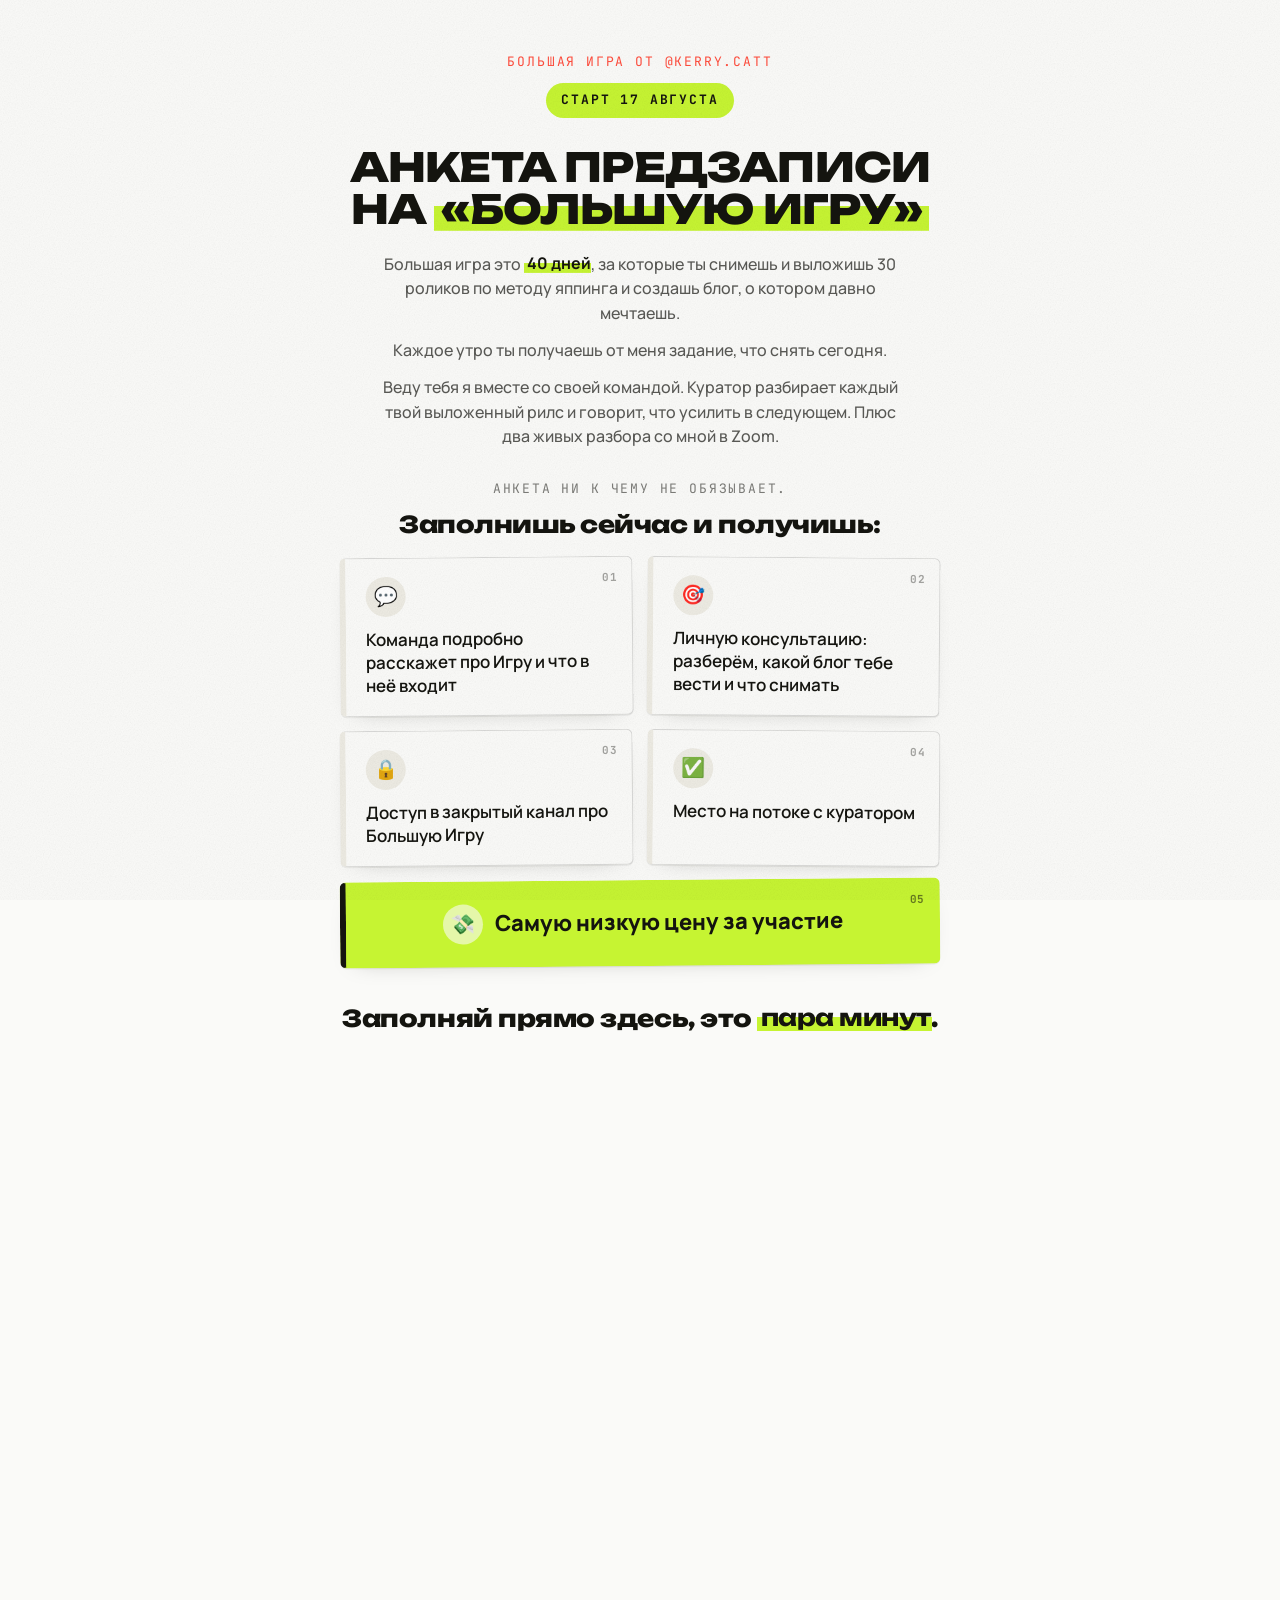
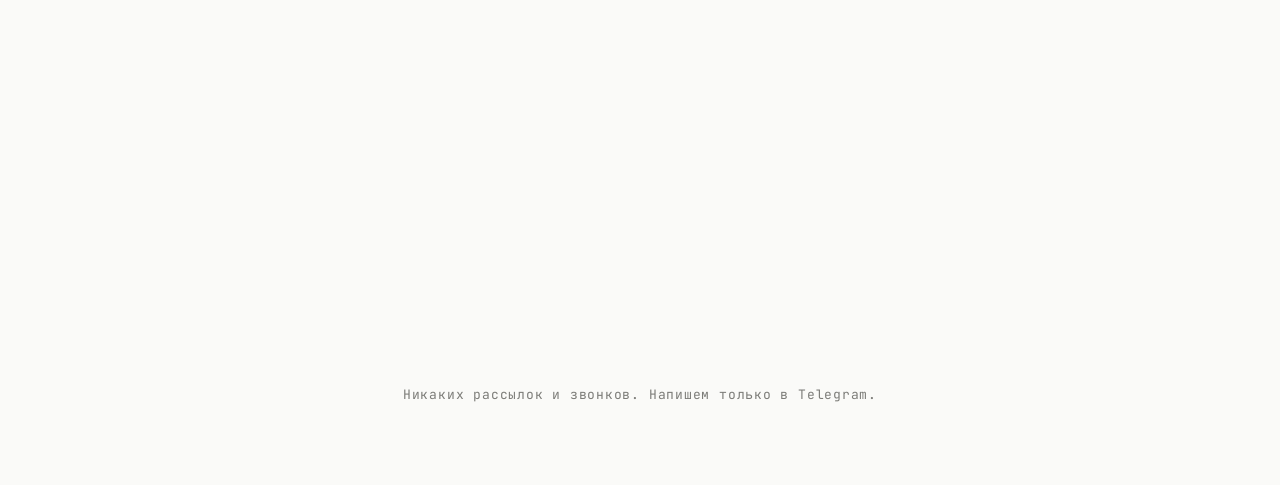
<file: anketa.html>
<!DOCTYPE html>
<html lang="ru">
<head>
<meta charset="utf-8" />
<meta name="viewport" content="width=device-width, initial-scale=1" />
<meta http-equiv="Cache-Control" content="no-store, no-cache, must-revalidate" />
<meta http-equiv="Pragma" content="no-cache" />
<title>Анкета предзаписи на Большую Игру</title>
<link rel="preconnect" href="https://fonts.googleapis.com">
<link rel="preconnect" href="https://fonts.gstatic.com" crossorigin>
<link rel="preconnect" href="https://kerrycatt.online">
<link rel="dns-prefetch" href="https://kerrycatt.online">
<link rel="stylesheet" href="https://fonts.googleapis.com/css2?family=Unbounded:wght@400;500;600;700;800;900&family=Manrope:wght@400;500;600;700;800&family=JetBrains+Mono:wght@400;500;600;700&family=Caveat:wght@500;600;700&display=swap">
<link rel="stylesheet" href="styles.css" />
<style>
  html, body { margin: 0; background: var(--paper); -webkit-text-size-adjust: 100%; text-size-adjust: 100%; }
  body { color: var(--ink); font-family: var(--font-body); }

  /* Одна колонка по центру, mobile-first */
  .wrap {
    max-width: 600px;
    margin: 0 auto;
    padding: clamp(28px, 7vw, 52px) var(--gutter) clamp(48px, 10vw, 80px);
    display: flex;
    flex-direction: column;
  }

  /* 1 · Надзаголовок */
  .eyebrow {
    margin: 0 0 10px;
    text-align: center;
    font-family: var(--font-mono);
    font-size: var(--fs-mono);
    letter-spacing: var(--ls-mono-wide);
    text-transform: uppercase;
    color: var(--coral);
  }

  /* Старт — отдельный акцентный бейдж */
  .pill {
    align-self: center;
    display: inline-flex;
    align-items: center;
    margin: 0 0 clamp(20px, 5vw, 28px);
    padding: 7px 15px;
    background: var(--lime);
    color: var(--ink);
    border-radius: var(--r-pill);
    font-family: var(--font-mono);
    font-weight: 700;
    font-size: var(--fs-mono);
    letter-spacing: var(--ls-mono-wide);
    text-transform: uppercase;
  }

  /* 2 · H1 */
  .h1 {
    margin: 0 0 clamp(16px, 3.5vw, 22px);
    text-align: center;
    font-family: var(--font-display);
    font-weight: var(--w-display);
    font-size: clamp(1.8rem, 7.2vw, 2.5rem);
    line-height: 1.05;
    letter-spacing: var(--ls-display);
    text-transform: uppercase;
    color: var(--ink);
    text-wrap: balance;
  }
  .h1 .line { display: block; }

  /* Лайм-маркер под словом — как HighlightMark в дизайн-системе */
  mark.mark {
    background: transparent;
    color: inherit;
    position: relative;
    display: inline;
    -webkit-box-decoration-break: clone;
    box-decoration-break: clone;
    padding: 0.02em 0.14em;
    background-image: linear-gradient(var(--marker), var(--marker));
    background-repeat: no-repeat;
    background-size: 100% 0.62em;
    background-position: 0 86%;
    transform: rotate(-0.6deg);
  }
  /* Акцент на ключевом слове в светлом тексте — контрастнее на лайме.
     Правый паддинг убран, иначе фон маркера отталкивает следующую запятую
     («40 дней ,»). Знак должен прижиматься к слову. */
  mark.mark.ac { color: var(--ink); font-weight: 700; padding-right: 0.04em; margin-right: -0.03em; }

  /* 3 · Оффер */
  .offer { margin: 0 0 clamp(22px, 5vw, 30px); }
  .offer p {
    margin: 0 auto 12px;
    text-align: center;
    max-width: 52ch;
    font-size: 1rem;       /* 16px — ведущий абзац оффера */
    line-height: 1.55;
    color: var(--ink-70);
    font-weight: 500;
  }
  .offer p:last-child { margin-bottom: 0; }

  /* 4/6 · Заголовки секций — display-шрифт, как на Разминке.
     Тихая моно-подпись сверху + громкий Unbounded-заголовок. */
  .sec-note {
    margin: 0 0 10px;
    text-align: center;
    font-family: var(--font-mono);
    font-size: var(--fs-mono);
    letter-spacing: var(--ls-mono-wide);
    text-transform: uppercase;
    color: var(--ink-55);
  }
  .sec-title {
    margin: 0 0 clamp(14px, 3vw, 18px);
    text-align: center;
    font-family: var(--font-display);
    font-weight: var(--w-display);
    font-size: clamp(1.15rem, 3.4vw, 1.45rem);
    line-height: 1.25;
    letter-spacing: var(--ls-display);
    color: var(--ink);
    text-wrap: balance;
  }

  /* 5 · Карточки — идиомы Разминки: мобильно — компактные строки,
     на десктопе — плитки 2×2 (как bonus-grid) + hero-панч на всю ширину.
     Цветной торец (DayCard), лёгкий наклон «съёмка с рук»,
     моно-индекс — угловой таймкод. */
  .cards {
    display: grid;
    grid-template-columns: 1fr;
    gap: 12px;
    margin: 0 0 clamp(28px, 6vw, 38px);
  }
  .card {
    position: relative;
    display: flex;
    align-items: center;
    gap: 14px;
    padding: 16px 18px;
    background: var(--paper);
    border: 1px solid var(--hairline);
    border-left: 6px solid var(--sand);
    border-radius: var(--r-card);
    box-shadow: var(--shadow-card);
    transform: rotate(-0.5deg);
    transition: transform var(--dur) var(--ease-out), box-shadow var(--dur) var(--ease-out);
  }
  .card:nth-child(even) { transform: rotate(0.45deg); }
  .card:hover {
    transform: rotate(0deg) translateY(-2px);
    box-shadow: var(--shadow-lift);
  }
  .card .ico {
    flex-shrink: 0;
    display: inline-flex;
    align-items: center;
    justify-content: center;
    width: 40px;
    height: 40px;
    border-radius: 999px;
    background: var(--sand);
    font-size: 1.2rem;
    line-height: 1;
  }
  .card .t {
    font-family: var(--font-body);
    font-weight: 600;
    font-size: var(--fs-body);
    line-height: 1.35;
    color: var(--ink);
    text-align: left;
    padding-right: 30px; /* не наезжать на угловой индекс */
  }
  /* моно-индекс — угловой таймкод карточки */
  .card .num {
    position: absolute;
    top: 12px;
    right: 14px;
    font-family: var(--font-mono);
    font-size: var(--fs-mono-sm);
    font-weight: 700;
    letter-spacing: var(--ls-mono);
    color: var(--ink-38);
  }
  /* hero — самое сильное обещание: лаймовый маркер, как бейдж и выделения */
  .card--hero {
    background: var(--lime);
    border-color: transparent;
    border-left-color: var(--ink);
  }
  .card--hero .ico { background: rgba(250, 250, 248, 0.6); }
  .card--hero .t { color: var(--ink); font-weight: 800; }
  .card--hero .num { color: var(--ink-55); }

  /* Десктоп: плитки 2×2, hero — во всю ширину, контент заполняет карточку */
  @media (min-width: 620px) {
    .cards { grid-template-columns: 1fr 1fr; gap: 14px; }
    .card {
      flex-direction: column;
      align-items: flex-start;
      gap: 12px;
      padding: 18px 20px;
    }
    .card .t { padding-right: 0; }
    .card--hero {
      grid-column: 1 / -1;
      flex-direction: row;
      align-items: center;
      justify-content: center;
      padding: 22px 24px;
    }
    .card--hero .t { font-size: var(--fs-lead); padding-right: 0; }
  }

  /* 6 · Подзаголовок формы — тот же стиль заголовка секции */

  /* 7 · Контейнер формы (виджет ГК инжектит iframe и сам тянет высоту).
     min-height не даёт схлопнуться до загрузки; высота дальше — по контенту. */
  .form-box {
    width: 100%;
    /* Полная высота формы ГК ~900px — резервируем сразу, чтобы форма
       гарантированно помещалась и вёрстка не дёргалась при загрузке. */
    min-height: 920px;
  }

  /* 8 · Микрокопия под формой */
  .microcopy {
    margin: 14px 0 0;
    text-align: center;
    font-family: var(--font-mono);
    font-size: var(--fs-mono);
    letter-spacing: var(--ls-mono);
    color: var(--ink-55);
  }
</style>
</head>
<body class="grain-fixed">
<main class="wrap">

  <!-- 1 · Надзаголовок + отдельный бейдж старта -->
  <p class="eyebrow">БОЛЬШАЯ ИГРА ОТ @KERRY.CATT</p>
  <span class="pill">СТАРТ 17 АВГУСТА</span>

  <!-- 2 · H1 -->
  <h1 class="h1">
    <span class="line">АНКЕТА ПРЕДЗАПИСИ</span>
    <span class="line">НА <mark class="mark">«БОЛЬШУЮ ИГРУ»</mark></span>
  </h1>

  <!-- 3 · Оффер -->
  <div class="offer">
    <p>Большая игра это <mark class="mark ac">40 дней</mark>, за которые ты снимешь и выложишь 30 роликов по методу яппинга и создашь блог, о котором давно мечтаешь.</p>
    <p>Каждое утро ты получаешь от меня задание, что снять сегодня.</p>
    <p>Веду тебя я вместе со своей командой. Куратор разбирает каждый твой выложенный рилс и говорит, что усилить в следующем. Плюс два живых разбора со мной в Zoom.</p>
  </div>

  <!-- 4 · Подзаголовок-переход: тихая моно-подпись + display-заголовок -->
  <p class="sec-note">Анкета ни к чему не обязывает.</p>
  <h2 class="sec-title">Заполнишь сейчас и получишь:</h2>

  <!-- 5 · Список из 5 карточек -->
  <div class="cards">
    <div class="card">
      <span class="ico" aria-hidden="true">💬</span>
      <span class="t">Команда подробно расскажет про Игру и что в неё входит</span>
      <span class="num" aria-hidden="true">01</span>
    </div>
    <div class="card">
      <span class="ico" aria-hidden="true">🎯</span>
      <span class="t">Личную консультацию: разберём, какой блог тебе вести и что снимать</span>
      <span class="num" aria-hidden="true">02</span>
    </div>
    <div class="card">
      <span class="ico" aria-hidden="true">🔒</span>
      <span class="t">Доступ в закрытый канал про Большую Игру</span>
      <span class="num" aria-hidden="true">03</span>
    </div>
    <div class="card">
      <span class="ico" aria-hidden="true">✅</span>
      <span class="t">Место на потоке с куратором</span>
      <span class="num" aria-hidden="true">04</span>
    </div>
    <div class="card card--hero">
      <span class="ico" aria-hidden="true">💸</span>
      <span class="t">Самую низкую цену за участие</span>
      <span class="num" aria-hidden="true">05</span>
    </div>
  </div>

  <!-- 6 · Подзаголовок формы -->
  <h2 class="sec-title">Заполняй прямо здесь, это <mark class="mark ac">пара минут</mark>.</h2>

  <!-- 7 · Форма (внешний виджет ГК — вставлен ровно как есть, один раз) -->
  <div class="form-box">
    <script id="4936579a160199560786e56e8447ba380140dc7e" src="https://kerrycatt.online/pl/lite/widget/script?id=1635020"></script>
  </div>

  <!-- Страховка высоты формы: если ГК занижает высоту iframe, низ (кнопка/галочки)
       мог бы срезаться его overflow:hidden. Тут гарантируем небольшой запас и
       снимаем обрезку с контейнера. setTimeout(…,0) переприменяет ПОСЛЕ обработчика ГК. -->
  <script>
  (function () {
    var UNIQ = '4936579a160199560786e56e8447ba380140dc7e';
    var PAD = 24; // px запаса, чтобы низ формы не срезался
    var lastH = 0;
    function apply() {
      var box = document.querySelector('.form-box');
      if (!box) return;
      box.style.overflow = 'visible';
      if (lastH > 0) {
        var v = (lastH + PAD) + 'px';
        var fr = box.querySelector('iframe');
        box.style.height = v;
        if (fr) fr.style.height = v;
      }
    }
    window.addEventListener('message', function (e) {
      var d = e.data;
      if (d && d.uniqName === UNIQ && d.height) {
        var h = parseInt(d.height, 10);
        if (h > 0) { lastH = h; apply(); setTimeout(apply, 0); }
      }
    }, false);
  }());
  </script>

  <!-- 8 · Микрокопия под формой -->
  <p class="microcopy">Никаких рассылок и звонков. Напишем только в Telegram.</p>

</main>
</body>
</html>
</file>
<file: styles.css>
/* Разминка — Design System. Все токены в одном файле (без цепочки @import). */

/* ── tokens/fonts ─────────────────────────────────────────────── */
/* Webfonts — Unbounded (display), Manrope (body), JetBrains Mono (data), Caveat (script).
   Загружаются прямым <link> в <head> index.html (preconnect + параллельно), а не
   вложенным @import — так надёжнее и быстрее, особенно при вставке в конструкторы. */

/* ── tokens/colors ─────────────────────────────────────────────── */
/* ── Colors ──────────────────────────────────────────────
   Метафора: дневной свет без фильтра и без цветокоррекции.
   Прямые токены — используйте именно эти hex, не «ближайшие аналоги». */
:root {
  /* Base palette */
  --paper: #FAFAF8;        /* холодный белый — фон, не стерильно-белый и не кремовый */
  --ink: #14140F;          /* тёплый почти-чёрный — текст */
  --lime: #C6F432;         /* маркер-хайлайтер (НЕ цвет текста) */
  --coral: #FF4D3D;        /* точка REC, CTA */
  --sand: #EDEBE3;         /* светлый серо-бежевый — подложка карточек */

  /* Ink tints (derived, cool neutral) */
  --ink-70: rgba(20, 20, 15, 0.70);
  --ink-55: rgba(20, 20, 15, 0.55);
  --ink-38: rgba(20, 20, 15, 0.38);
  --ink-14: rgba(20, 20, 15, 0.14);
  --ink-08: rgba(20, 20, 15, 0.08);

  /* Semantic aliases */
  --bg: var(--paper);
  --bg-card: var(--sand);
  --text: var(--ink);
  --text-muted: var(--ink-55);
  --text-faint: var(--ink-38);
  --marker: var(--lime);          /* фон под словом */
  --accent: var(--coral);         /* CTA, REC dot */
  --accent-ink: #14140F;          /* текст на лайме */
  --on-accent: #FAFAF8;           /* текст на корале */
  --rec-pill: #14140F;            /* чёрная таблетка REC / субтитра */
  --on-rec: #FAFAF8;
  --hairline: var(--ink-14);      /* тонкие линии, рамки */
  --hairline-strong: rgba(20, 20, 15, 0.28);
}

/* ── tokens/typography ─────────────────────────────────────────────── */
/* ── Typography ──────────────────────────────────────────
   Unbounded — крупные блочные заголовки (громко).
   Manrope — тело текста.
   JetBrains Mono — счётчики, таймкоды, метаданные видео. */
:root {
  --font-display: 'Unbounded', system-ui, sans-serif;
  --font-body: 'Manrope', system-ui, sans-serif;
  --font-mono: 'JetBrains Mono', ui-monospace, 'SF Mono', monospace;
  /* Caveat — рукописные пометки [2] и обводки. ЗАМЕНА: ближайший на Google Fonts. */
  --font-script: 'Caveat', 'Segoe Script', cursive;

  /* Weights */
  --w-body: 400; /* @kind font */
  --w-medium: 500; /* @kind font */
  --w-semibold: 600; /* @kind font */
  --w-bold: 700; /* @kind font */
  --w-display: 800; /* @kind font */   /* заголовки — плотный, громкий */
  --w-black: 900; /* @kind font */

  /* Fluid display scale (mobile-first, clamp min→max) */
  --fs-hero: clamp(2.5rem, 10.5vw, 5.5rem); /* @kind font */   /* 40 → 88 */
  --fs-h1: clamp(2rem, 8vw, 3.75rem); /* @kind font */          /* 32 → 60 */
  --fs-h2: clamp(1.6rem, 6vw, 2.5rem); /* @kind font */         /* 25.6 → 40 */
  --fs-h3: clamp(1.25rem, 4.5vw, 1.75rem); /* @kind font */     /* 20 → 28 */

  /* Body scale */
  --fs-lead: clamp(1.125rem, 2.6vw, 1.375rem); /* @kind font */ /* 18 → 22 lead paragraph */
  --fs-body: 1.0625rem; /* @kind font */   /* 17 */
  --fs-sm: 0.9375rem; /* @kind font */     /* 15 */

  /* Mono / metadata scale */
  --fs-mono: 0.8125rem; /* @kind font */   /* 13 */
  --fs-mono-sm: 0.6875rem; /* @kind font *//* 11 */
  --fs-timecode: 0.75rem; /* @kind font */ /* 12 */

  /* Handwritten script — пометки, обводки */
  --fs-script: clamp(1.25rem, 3.4vw, 1.9rem); /* @kind font */
  --fs-script-lg: clamp(1.6rem, 5vw, 2.6rem); /* @kind font */

  /* Line heights */
  --lh-display: 0.98; /* @kind other */
  --lh-tight: 1.08; /* @kind other */
  --lh-heading: 1.15; /* @kind other */
  --lh-body: 1.6; /* @kind other */

  /* Letter spacing */
  --ls-display: -0.02em; /* @kind font */   /* Unbounded подтянут */
  --ls-mono: 0.06em; /* @kind font */       /* моно — метаданные, разрежены */
  --ls-mono-wide: 0.14em; /* @kind font */  /* лейблы/капс */
}

/* ── tokens/spacing ─────────────────────────────────────────────── */
/* ── Spacing & layout ────────────────────────────────────
   Шкала не привязана к жёсткой 8px-сетке — живое важнее идеального. */
:root {
  --sp-1: 4px;
  --sp-2: 8px;
  --sp-3: 12px;
  --sp-4: 16px;
  --sp-5: 24px;
  --sp-6: 32px;
  --sp-7: 48px;
  --sp-8: 64px;
  --sp-9: 96px;
  --sp-10: 128px;

  /* Section rhythm (mobile-first) */
  --section-y: clamp(56px, 12vw, 128px); /* @kind spacing */
  --gutter: clamp(20px, 5vw, 40px); /* @kind spacing */
  --content-max: 1120px;
  --measure: 62ch;          /* оптимальная ширина текста */

  /* Radii — маленькие для обычных карточек; видоискатели ОСТРЫЕ (0). */
  --r-card: 6px;
  --r-pill: 999px;
  --r-input: 4px;
  --r-none: 0px;            /* рамки-видоискатель, скриншоты */
}

/* ── tokens/effects ─────────────────────────────────────────────── */
/* ── Effects: grain, shadow, motion, viewfinder ──────────
   Движение сдержанное. Уважайте prefers-reduced-motion. */
:root {
  /* Тени — минимальные, «дневной свет без цветокоррекции» */
  --shadow-card: 0 1px 0 rgba(20,20,15,0.06), 0 8px 24px -18px rgba(20,20,15,0.35);
  --shadow-lift: 0 2px 0 rgba(20,20,15,0.06), 0 22px 48px -26px rgba(20,20,15,0.42);
  --shadow-pill: 0 2px 10px -4px rgba(20,20,15,0.4);

  /* Наклон карточек на ховере — съёмка с рук ±0.5–1° */
  --tilt: -0.7deg; /* @kind other */
  --tilt-alt: 0.6deg; /* @kind other */

  /* Easing */
  --ease-out: cubic-bezier(0.22, 1, 0.36, 1); /* @kind other */
  --ease-in-out: cubic-bezier(0.65, 0, 0.35, 1); /* @kind other */
  --dur-fast: 120ms; /* @kind other */
  --dur: 220ms; /* @kind other */
  --dur-slow: 380ms; /* @kind other */

  /* Видоискатель — длина уголка и толщина */
  --vf-corner: 22px; /* @kind spacing */
  --vf-weight: 2px; /* @kind spacing */
  --vf-inset: 10px; /* @kind spacing */
}

/* ── Тонкое зерно: лёгкий шум при ярком свете ─────────────
   Утилита .grain кладёт шум ПОВЕРХ фона через ::after (не тонирует контент). */
.grain { position: relative; }
.grain::after {
  content: "";
  position: absolute;
  inset: 0;
  pointer-events: none;
  z-index: 0;
  opacity: 0.5;
  mix-blend-mode: multiply;
  background-image: url("data:image/svg+xml,%3Csvg xmlns='http://www.w3.org/2000/svg' width='140' height='140'%3E%3Cfilter id='n'%3E%3CfeTurbulence type='fractalNoise' baseFrequency='0.9' numOctaves='2' stitchTiles='stitch'/%3E%3CfeColorMatrix type='saturate' values='0'/%3E%3C/filter%3E%3Crect width='100%25' height='100%25' filter='url(%23n)' opacity='0.32'/%3E%3C/svg%3E");
}
.grain > * { position: relative; z-index: 1; }

/* Body-level grain fixed overlay (тонкое зерно на всём фоне) */
.grain-fixed::before {
  content: "";
  position: fixed;
  inset: 0;
  pointer-events: none;
  z-index: 9999;
  opacity: 0.42;
  mix-blend-mode: multiply;
  background-image: url("data:image/svg+xml,%3Csvg xmlns='http://www.w3.org/2000/svg' width='160' height='160'%3E%3Cfilter id='n'%3E%3CfeTurbulence type='fractalNoise' baseFrequency='0.85' numOctaves='2' stitchTiles='stitch'/%3E%3CfeColorMatrix type='saturate' values='0'/%3E%3C/filter%3E%3Crect width='100%25' height='100%25' filter='url(%23n)' opacity='0.3'/%3E%3C/svg%3E");
}

@media (prefers-reduced-motion: reduce) {
  * { animation-duration: 0.001ms !important; transition-duration: 0.001ms !important; }
}

/* ── tokens/base ─────────────────────────────────────────────── */
/* ── Base element defaults ───────────────────────────────
   Живые дефолты, чтобы ссылки/текст не выпадали в браузерный синий. */
:root { color-scheme: light; }

body {
  background: var(--bg);
  color: var(--text);
  font-family: var(--font-body);
  font-size: var(--fs-body);
  line-height: var(--lh-body);
  -webkit-font-smoothing: antialiased;
  text-rendering: optimizeLegibility;
}

h1, h2, h3, h4 {
  font-family: var(--font-display);
  font-weight: var(--w-display);
  line-height: var(--lh-heading);
  letter-spacing: var(--ls-display);
  color: var(--text);
  text-wrap: balance;
}

p { text-wrap: pretty; }

a {
  color: var(--ink);
  text-decoration: none;
  text-decoration-color: var(--accent);
  text-underline-offset: 3px;
  transition: color var(--dur) var(--ease-out);
}
a:hover { color: var(--accent); text-decoration: underline; }

::selection { background: var(--lime); color: var(--ink); }
</file>
